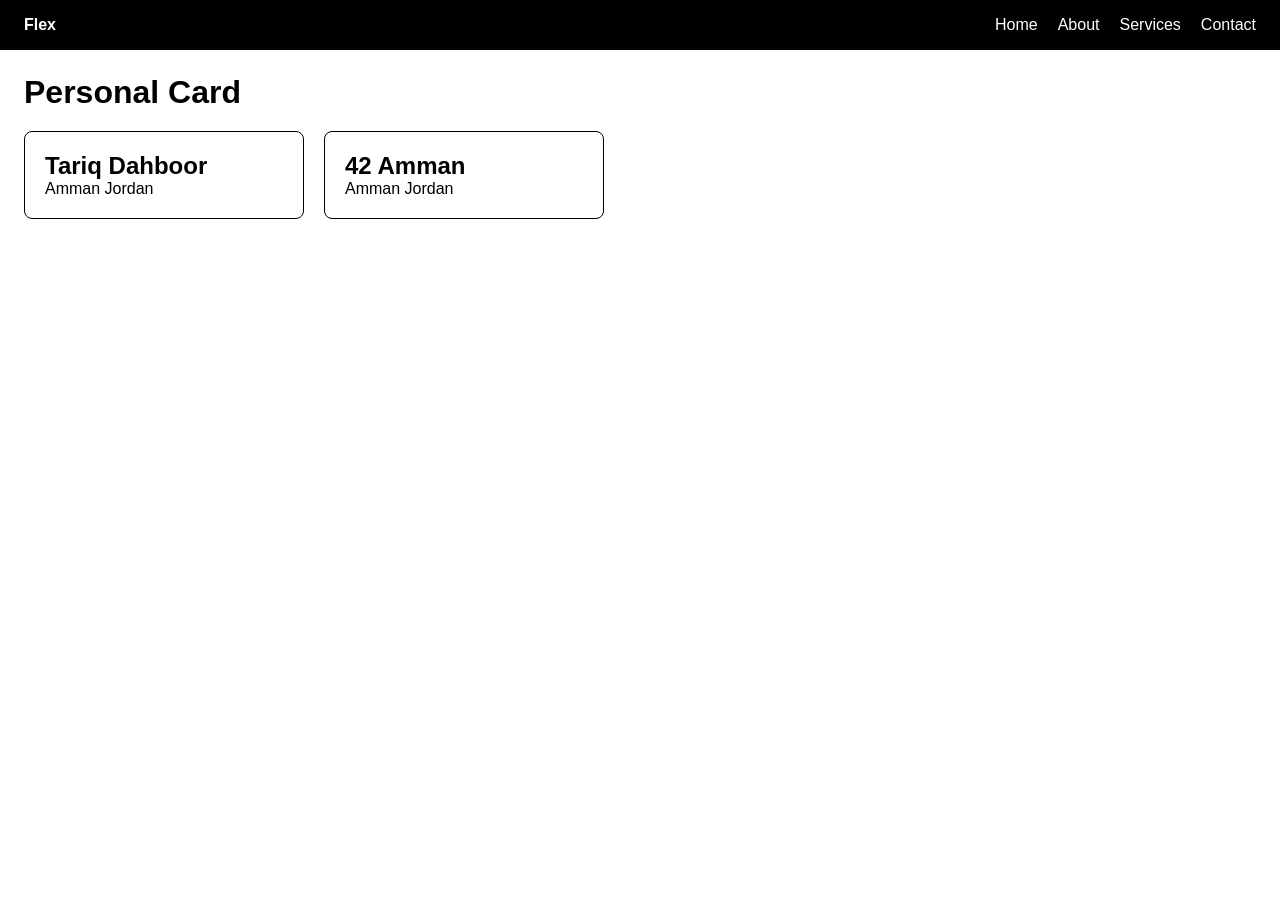
<file: ex00/index.html>
<!DOCTYPE html>
<html lang="en">
  
<head>
  <meta charset="UTF-8">
  <meta name="viewport" content="width=device-width, initial-scale=1.0">
  <title>ex00</title>
  <link rel="stylesheet" href="style.css">
</head>
<body>
  <nav class="navbar">
    <div class="nav-container">
      <a class="logo" href="#">Flex</a>
      <ul class="nav-links">
        <li><a href="#">Home</a></li>
        <li><a href="#">About</a></li>
        <li><a href="#">Services</a></li>
        <li><a href="#">Contact</a></li>
      </ul>
    </div>
  </nav>

  <main>
    <h1>Personal Card</h1>
    <div class="card-container">
      <article class="card">
        <h2>Tariq Dahboor</h2>
        <p>Amman Jordan</p>
      </article>
      <article class="card">
        <h2>42 Amman</h2>
        <p>Amman Jordan</p>
      </article>
    </div>
  </main>
</body>
</html>
</file>
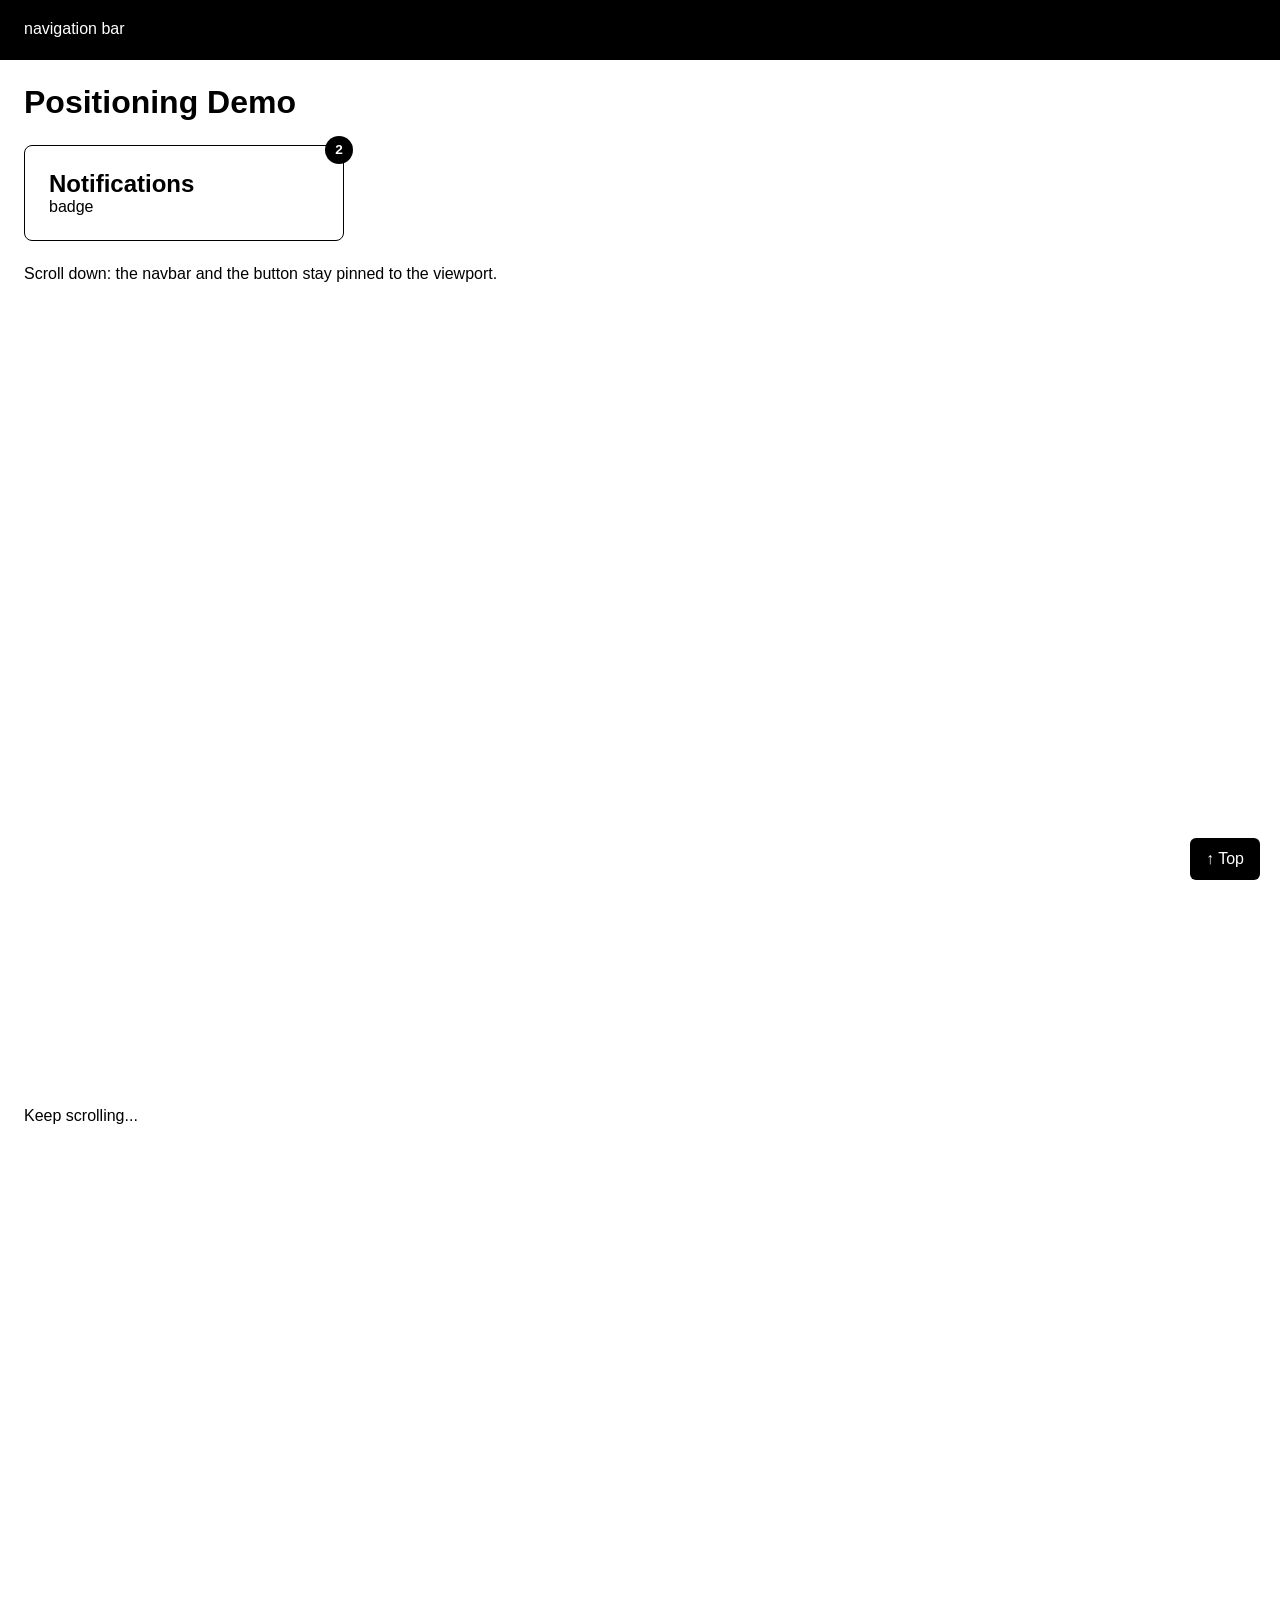
<file: ex01/index.html>
<!DOCTYPE html>
<html lang="en">
<head>
  <meta charset="UTF-8">
  <meta name="viewport" content="width=device-width, initial-scale=1.0">
  <title>ex01</title>
  <link rel="stylesheet" href="style.css">
</head>
<body>
  <nav class="navbar">
    <span class="brand">navigation bar</span>
  </nav>

  <main id="top">
    <h1>Positioning Demo</h1>

    <div class="card">
      <span class="badge">2</span>
      <h2>Notifications</h2>
      <p>badge</p>
    </div>

    <p class="filler">Scroll down: the navbar and the button stay pinned to the viewport.</p>
    <div class="spacer"></div>
    <p class="filler">Keep scrolling...</p>
    <div class="spacer"></div>
  </main>

  <a class="back-to-top" href="#top">&uarr; Top</a>
</body>
</html>
</file>
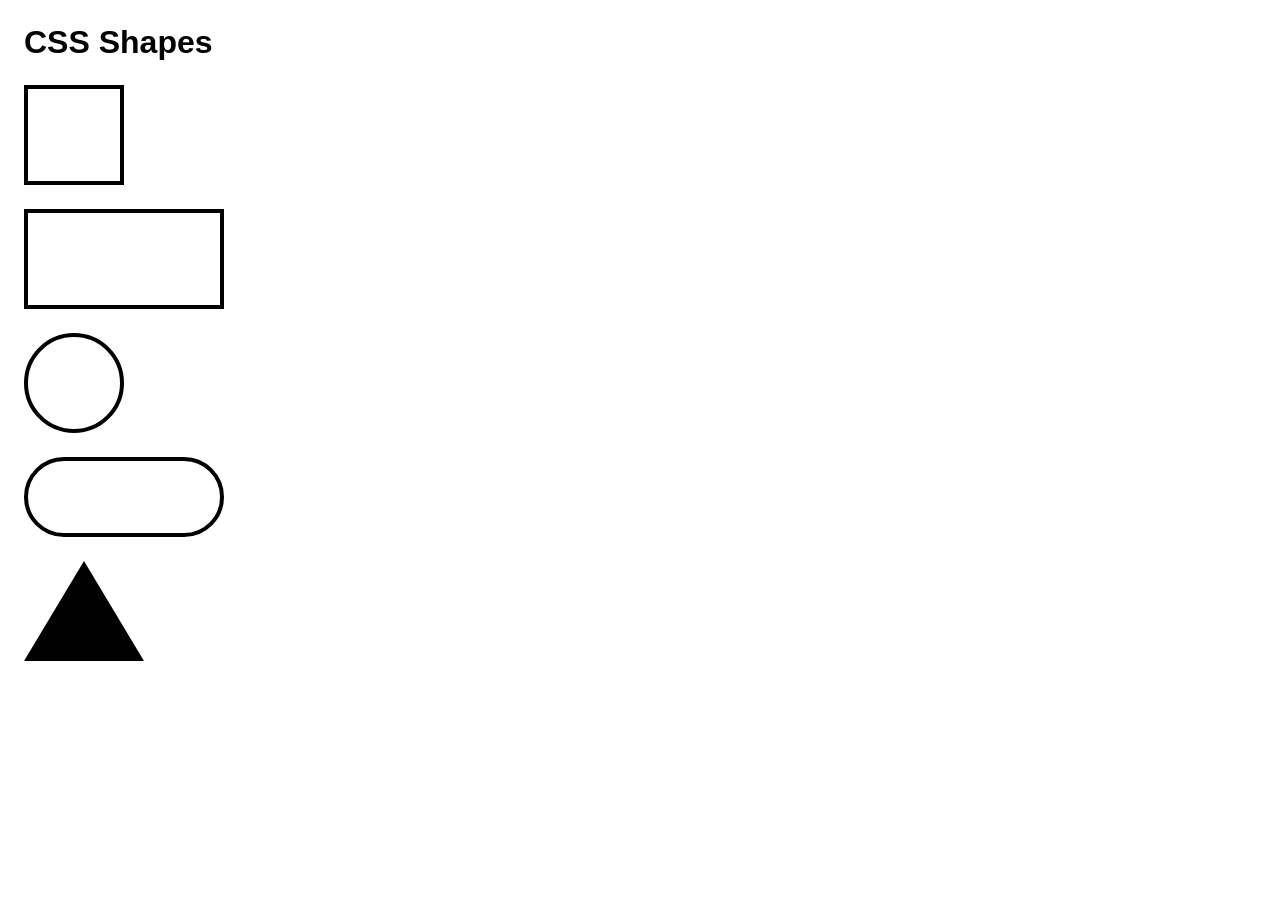
<file: ex02/index.html>
<!DOCTYPE html>
<html lang="en">
<head>
  <meta charset="UTF-8">
  <meta name="viewport" content="width=device-width, initial-scale=1.0">
  <title>Exercise 02 - CSS Shapes</title>
  <link rel="stylesheet" href="style.css">
</head>
<body>
  <h1>CSS Shapes</h1>
  <div class="shapes">
    <div class="square"></div>
    <div class="rectangle"></div>
    <div class="circle"></div>
    <div class="pill"></div>
    <div class="triangle"></div>
  </div>
</body>
</html>
</file>
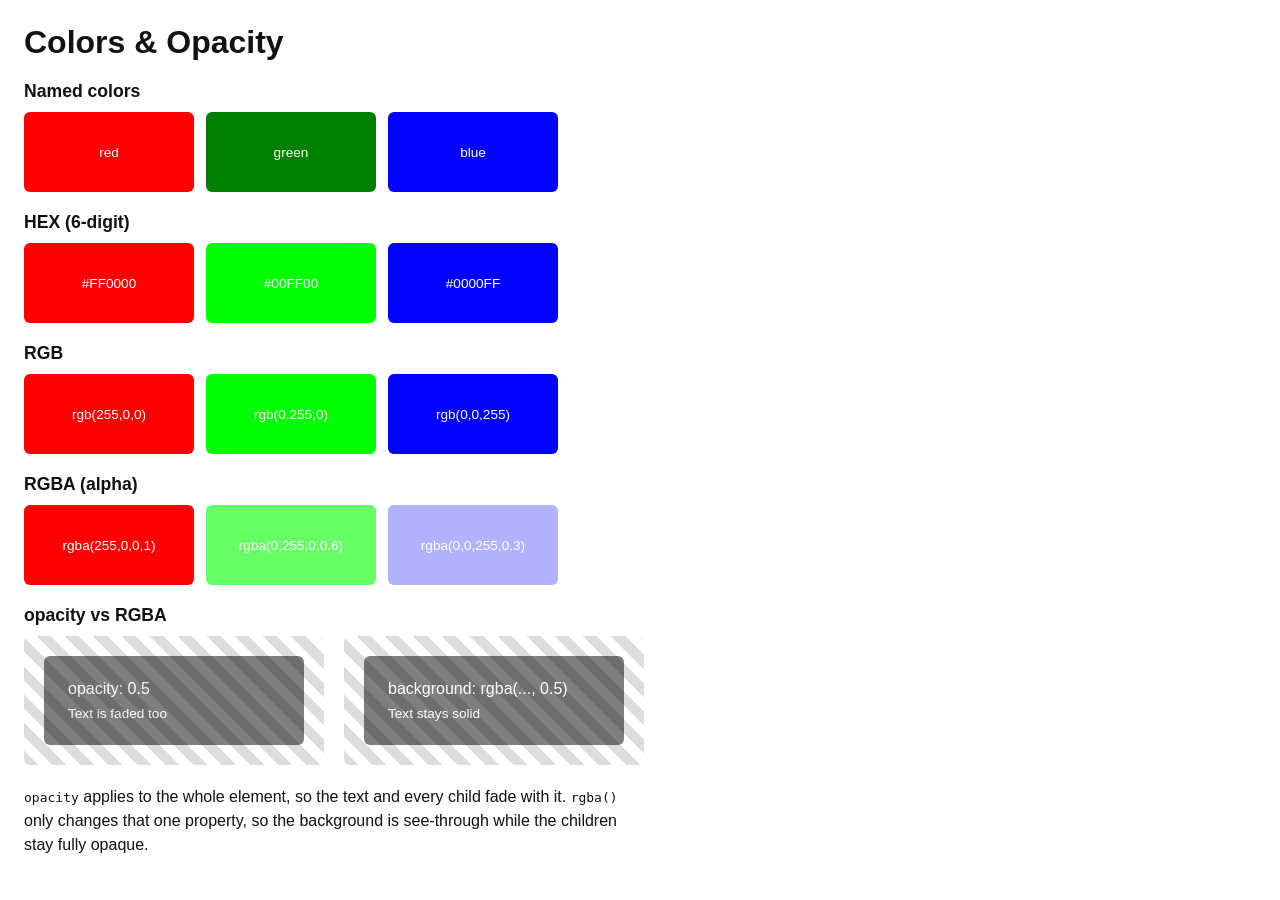
<file: ex03/index.html>
<!DOCTYPE html>
<html lang="en">
<head>
  <meta charset="UTF-8">
  <meta name="viewport" content="width=device-width, initial-scale=1.0">
  <title>Exercise 03 - Colors &amp; Opacity</title>
  <link rel="stylesheet" href="style.css">
</head>
<body>
  <h1>Colors &amp; Opacity</h1>

  <h2>Named colors</h2>
  <div class="palette">
    <div class="swatch named-red">red</div>
    <div class="swatch named-green">green</div>
    <div class="swatch named-blue">blue</div>
  </div>

  <h2>HEX (6-digit)</h2>
  <div class="palette">
    <div class="swatch hex-1">#FF0000</div>
    <div class="swatch hex-2">#00FF00</div>
    <div class="swatch hex-3">#0000FF</div>
  </div>

  <h2>RGB</h2>
  <div class="palette">
    <div class="swatch rgb-1">rgb(255,0,0)</div>
    <div class="swatch rgb-2">rgb(0,255,0)</div>
    <div class="swatch rgb-3">rgb(0,0,255)</div>
  </div>

  <h2>RGBA (alpha)</h2>
  <div class="palette">
    <div class="swatch rgba-1">rgba(255,0,0,1)</div>
    <div class="swatch rgba-2">rgba(0,255,0,0.6)</div>
    <div class="swatch rgba-3">rgba(0,0,255,0.3)</div>
  </div>

  <h2>opacity vs RGBA</h2>
  <div class="compare">
    <div class="stripes">
      <div class="box opacity-box">
        <p>opacity: 0.5</p>
        <p class="note">Text is faded too</p>
      </div>
    </div>
    <div class="stripes">
      <div class="box rgba-box">
        <p>background: rgba(..., 0.5)</p>
        <p class="note">Text stays solid</p>
      </div>
    </div>
  </div>
  <p class="explain">
    <code>opacity</code> applies to the whole element, so the text and every child fade with it.
    <code>rgba()</code> only changes that one property, so the background is see-through while the children stay fully opaque.
  </p>
</body>
</html>
</file>
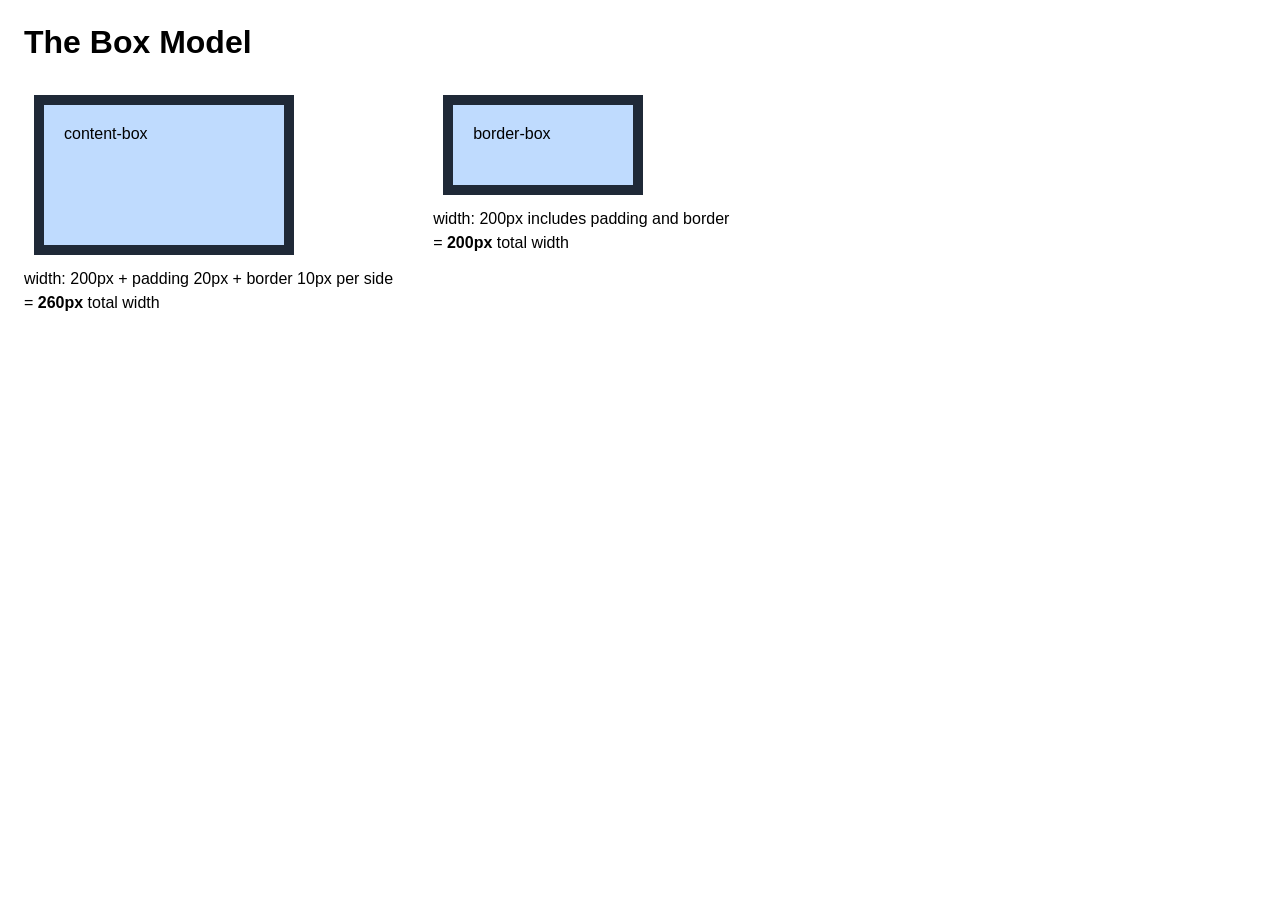
<file: ex04/index.html>
<!DOCTYPE html>
<html lang="en">
<head>
  <meta charset="UTF-8">
  <meta name="viewport" content="width=device-width, initial-scale=1.0">
  <title>Exercise 04 - The Box Model</title>
  <link rel="stylesheet" href="style.css">
</head>
<body>
  <h1>The Box Model</h1>
  <div class="comparison">
    <div class="wrapper">
      <div class="box content-box">content-box</div>
      <p>width: 200px + padding 20px + border 10px per side<br>
         = <strong>260px</strong> total width</p>
    </div>
    <div class="wrapper">
      <div class="box border-box">border-box</div>
      <p>width: 200px includes padding and border<br>
         = <strong>200px</strong> total width</p>
    </div>
  </div>
</body>
</html>
</file>
<file: ex00/style.css>
* {
  margin: 0;
  padding: 0;
  box-sizing: border-box;
}

body {
  font-family: Arial, Helvetica, sans-serif;
  background: white;
  color: black;
}

.navbar {
  background: black;
  color: white;
}

.nav-container {
  display: flex;
  justify-content: space-between;
  align-items: center;
  padding: 16px 24px;
}

.logo {
  color: white;
  font-size: 1.4;
  font-weight: bold;
  text-decoration: none;
}

.nav-links {
  display: flex;
  gap: 20px;
  list-style: none;
}

.nav-links a {
  color: white;
  text-decoration: none;
}

.nav-links a:hover {
  color: white;
}

main {
  padding: 24px;
}

h1 {
  margin-bottom: 20px;
}

.card-container {
  display: flex;
  flex-direction: row;
  flex-wrap: wrap;
  gap: 20px;
}

.card {
  width: 280px;
  background: white;
  border: 1px solid black;
  border-radius: 8px;
  padding: 20px;
}
</file>
<file: ex01/style.css>
* {
  margin: 0;
  padding: 0;
  box-sizing: border-box;
}

body {
  font-family: Arial, Helvetica, sans-serif;
  background: white;
  color: black;
  padding-top: 60px;
}

.navbar {
  position: fixed;
  top: 0;
  left: 0;
  width: 100%;
  height: 60px;
  background: black;
  color: white;
  z-index: 100;
  padding: 20px 24px;
}

.navbar a {
  position: absolute;
  right: 24px;
  top: 20px;
  color: white;
  text-decoration: none;
}

main {
  padding: 24px;
}

h1 {
  margin-bottom: 24px;
}

.card {
  position: relative;
  width: 320px;
  background: white;
  border: 1px solid black;
  border-radius: 8px;
  padding: 24px;
}

.badge {
  position: absolute;
  top: -10px;
  right: -10px;
  width: 28px;
  height: 28px;
  line-height: 28px;
  text-align: center;
  border-radius: 50%;
  background: black;
  color: white;
  font-size: 0.85rem;
  font-weight: bold;
  z-index: 10;
}

.filler {
  margin-top: 24px;
}

.spacer {
  height: 800px;
}

.back-to-top {
  position: fixed;
  bottom: 20px;
  right: 20px;
  padding: 12px 16px;
  background: black;
  color: white;
  text-decoration: none;
  border-radius: 6px;
  z-index: 100;
}
</file>
<file: ex02/style.css>
* {
  margin: 0;
  padding: 0;
  box-sizing: border-box;
}

body {
  font-family: Arial, Helvetica, sans-serif;
  padding: 24px;
}

h1 {
  margin-bottom: 24px;
}

.shapes > div {
  margin-bottom: 24px;
}


.square {
  width: 100px;
  height: 100px;
  border: 4px solid black;
}


.rectangle {
  width: 200px;
  height: 100px;
  border: 4px solid black;
}


.circle {
  width: 100px;
  height: 100px;
  border: 4px solid black;
  border-radius: 50%;
}


.pill {
  width: 200px;
  height: 80px;
  border: 4px solid black;
  border-radius: 40px;
}


.triangle {
  width: 0;
  height: 0;
  border-left: 60px solid transparent;
  border-right: 60px solid transparent;
  border-bottom: 100px solid black;
}
</file>
<file: ex03/style.css>
* {
  margin: 0;
  padding: 0;
  box-sizing: border-box;
}

body {
  font-family: Arial, Helvetica, sans-serif;
  padding: 24px;
  color: #111;
}

h1 {
  margin-bottom: 20px;
}

h2 {
  margin: 20px 0 10px;
  font-size: 1.1rem;
}

.palette {
  display: flex;
  gap: 12px;
  flex-wrap: wrap;
}

.swatch {
  width: 170px;
  height: 80px;
  display: flex;
  align-items: center;
  justify-content: center;
  color: #fff;
  font-size: 0.85rem;
  border-radius: 6px;
}

.named-red { background-color: red; }
.named-green   { background-color: green; }
.named-blue  { background-color: blue;  }


.hex-1 { background-color: #FF0000; }
.hex-2 { background-color: #00FF00; }
.hex-3 { background-color: #0000FF; }


.rgb-1 { background-color: rgb(255,0,0); }
.rgb-2 { background-color: rgb(0,255,0); }
.rgb-3 { background-color: rgb(0,0,255); }


.rgba-1 { background-color: rgba(255,0,0, 1); }
.rgba-2 { background-color: rgba(0,255,0, 0.6); }
.rgba-3 { background-color: rgba(0,0,255, 0.3); }


.compare {
  display: flex;
  gap: 20px;
  flex-wrap: wrap;
}

.stripes {
  padding: 20px;
  background: repeating-linear-gradient(
    45deg,
    #ddd,
    #ddd 10px,
    #fff 10px,
    #fff 20px
  );
  border-radius: 6px;
}

.box {
  width: 260px;
  padding: 24px;
  background-color: rgb(0, 0, 0);
  color: #fff;
  border-radius: 6px;
}

.note {
  margin-top: 8px;
  font-size: 0.85rem;
}

.opacity-box {
  opacity: 0.5;
}

.rgba-box {
  background-color: rgba(0, 0, 0, 0.5);
}

.explain {
  margin-top: 20px;
  max-width: 600px;
  line-height: 1.5;
}
</file>
<file: ex04/style.css>
*,
*::before,
*::after {
  margin: 0;
  padding: 0;
}

body {
  font-family: Arial, Helvetica, sans-serif;
  padding: 24px;
}

h1 {
  margin-bottom: 24px;
}

.comparison {
  display: flex;
  gap: 40px;
  flex-wrap: wrap;
}

.wrapper p {
  margin-top: 12px;
  line-height: 1.5;
}

.box {
  width: 200px;
  height: 100px;
  padding: 20px;
  border: 10px solid #1f2937;
  margin: 10px;
  background-color: #bfdbfe;
}

.content-box {
  box-sizing: content-box;
}

.border-box {
  box-sizing: border-box;
}
</file>
